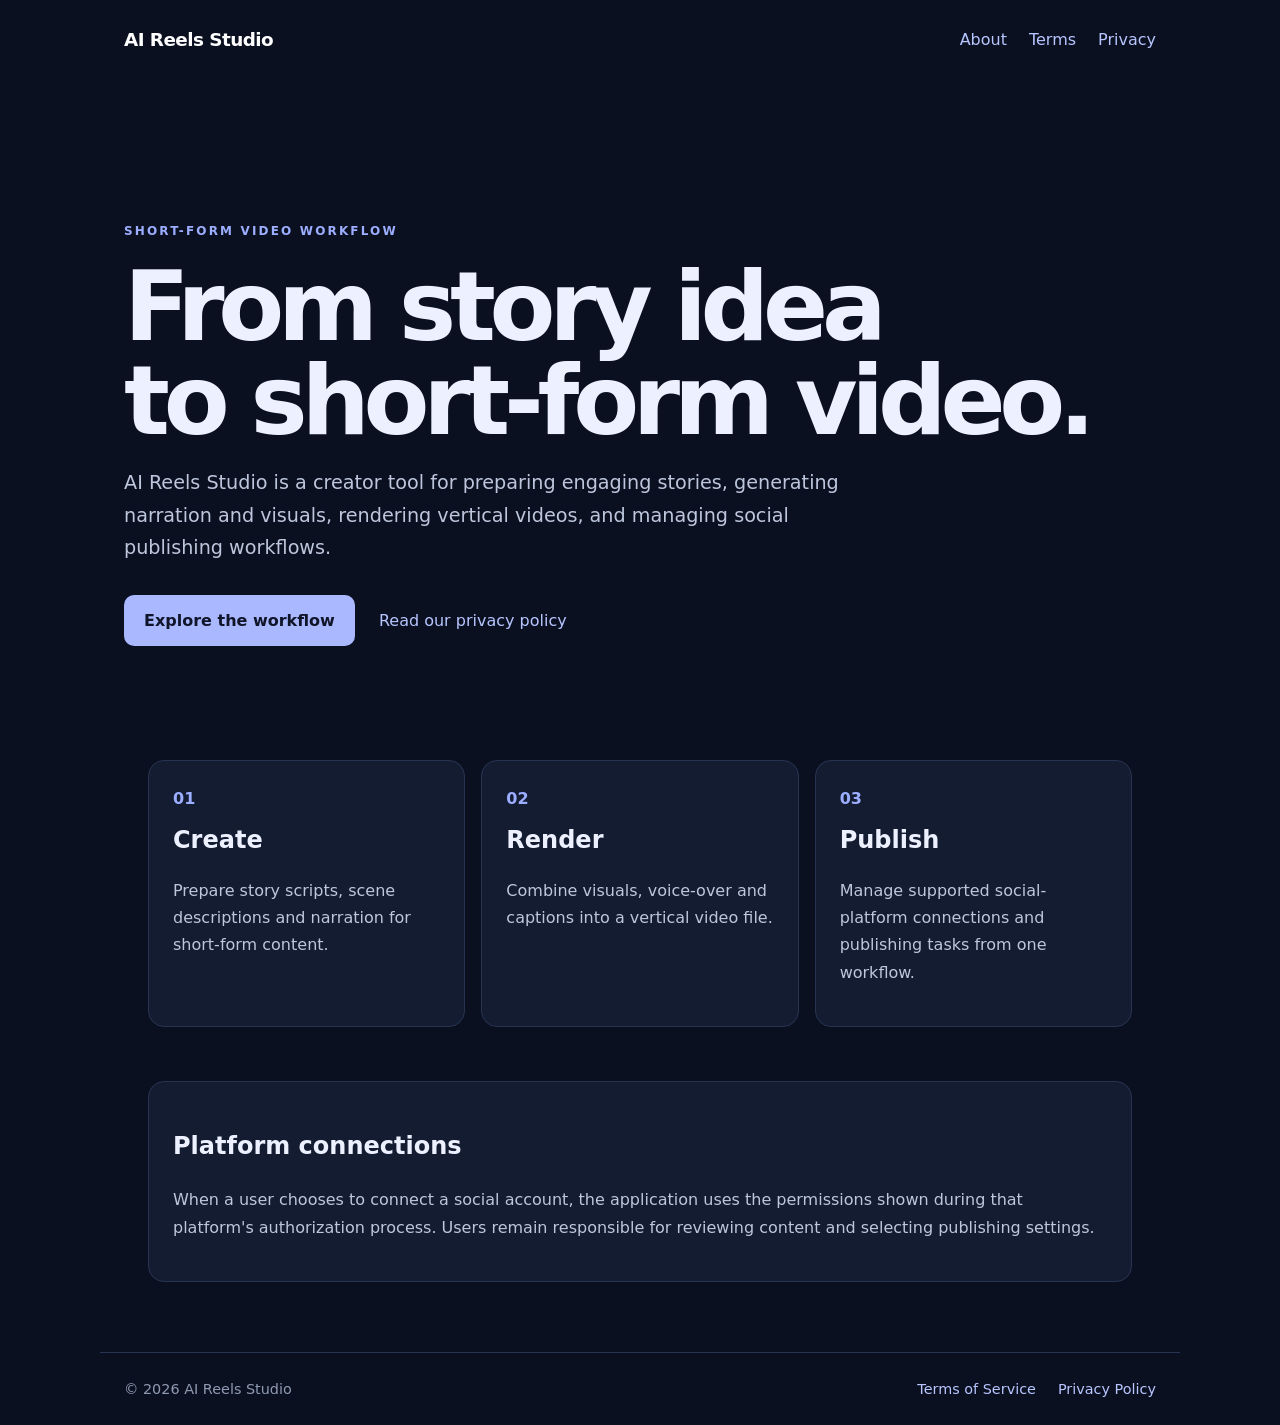
<file: index.html>
<!doctype html>
<html lang="en">
<head>
  <meta charset="utf-8"><meta name="viewport" content="width=device-width,initial-scale=1">
  <meta name="description" content="AI Reels Studio helps creators turn stories into short-form videos and manage publishing.">
  <title>AI Reels Studio — Create. Render. Publish.</title><link rel="stylesheet" href="assets/style.css">
</head>
<body>
<header class="site-header"><a class="brand" href="index.html">AI Reels Studio</a><nav><a href="about.html">About</a><a href="terms.html">Terms</a><a href="privacy.html">Privacy</a></nav></header>
<main>
<section class="hero"><p class="eyebrow">SHORT-FORM VIDEO WORKFLOW</p><h1>From story idea<br>to short-form video.</h1>
<p class="lead">AI Reels Studio is a creator tool for preparing engaging stories, generating narration and visuals, rendering vertical videos, and managing social publishing workflows.</p>
<div class="actions"><a class="button" href="about.html">Explore the workflow</a><a class="text-link" href="privacy.html">Read our privacy policy</a></div></section>
<section class="features"><article><span>01</span><h2>Create</h2><p>Prepare story scripts, scene descriptions and narration for short-form content.</p></article><article><span>02</span><h2>Render</h2><p>Combine visuals, voice-over and captions into a vertical video file.</p></article><article><span>03</span><h2>Publish</h2><p>Manage supported social-platform connections and publishing tasks from one workflow.</p></article></section>
<section class="notice"><h2>Platform connections</h2><p>When a user chooses to connect a social account, the application uses the permissions shown during that platform's authorization process. Users remain responsible for reviewing content and selecting publishing settings.</p></section>
</main>
<footer><span>© <span id="year"></span> AI Reels Studio</span><div><a href="terms.html">Terms of Service</a><a href="privacy.html">Privacy Policy</a></div></footer>
<script>document.getElementById('year').textContent=new Date().getFullYear();</script>
</body></html>
</file>
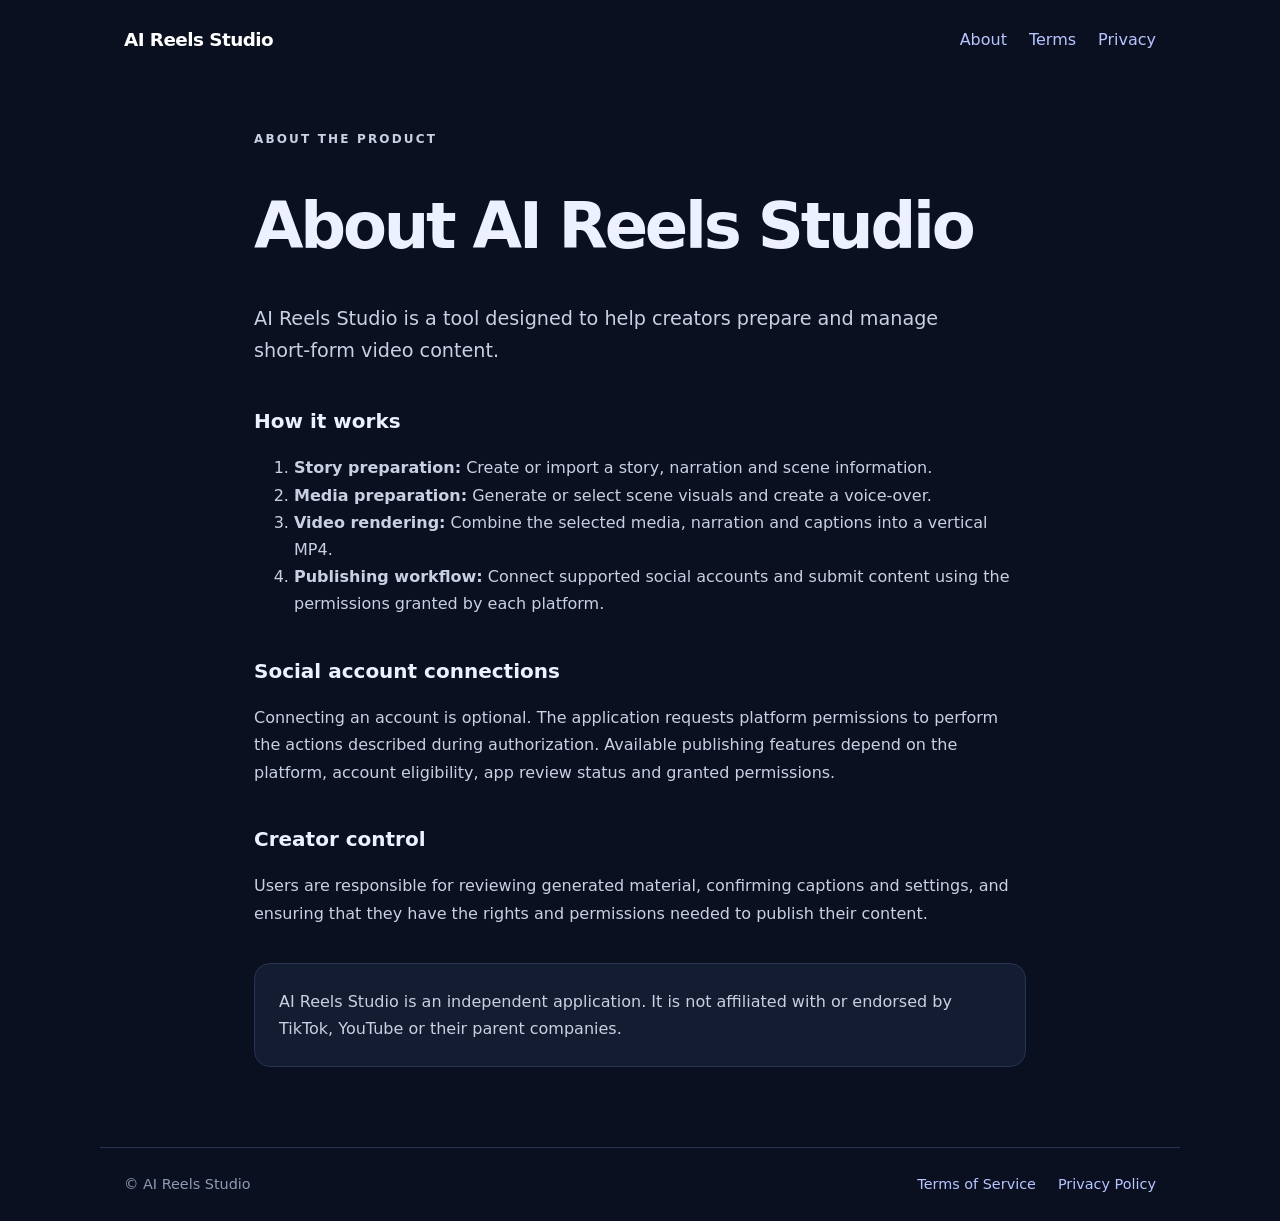
<file: about.html>
<!doctype html>
<html lang="en"><head><meta charset="utf-8"><meta name="viewport" content="width=device-width,initial-scale=1"><title>About — AI Reels Studio</title><link rel="stylesheet" href="assets/style.css"></head>
<body><header class="site-header"><a class="brand" href="index.html">AI Reels Studio</a><nav><a href="about.html">About</a><a href="terms.html">Terms</a><a href="privacy.html">Privacy</a></nav></header>
<main class="document"><p class="eyebrow">ABOUT THE PRODUCT</p><h1>About AI Reels Studio</h1><p class="lead">AI Reels Studio is a tool designed to help creators prepare and manage short-form video content.</p>
<h2>How it works</h2><ol><li><strong>Story preparation:</strong> Create or import a story, narration and scene information.</li><li><strong>Media preparation:</strong> Generate or select scene visuals and create a voice-over.</li><li><strong>Video rendering:</strong> Combine the selected media, narration and captions into a vertical MP4.</li><li><strong>Publishing workflow:</strong> Connect supported social accounts and submit content using the permissions granted by each platform.</li></ol>
<h2>Social account connections</h2><p>Connecting an account is optional. The application requests platform permissions to perform the actions described during authorization. Available publishing features depend on the platform, account eligibility, app review status and granted permissions.</p>
<h2>Creator control</h2><p>Users are responsible for reviewing generated material, confirming captions and settings, and ensuring that they have the rights and permissions needed to publish their content.</p>
<p class="callout">AI Reels Studio is an independent application. It is not affiliated with or endorsed by TikTok, YouTube or their parent companies.</p></main>
<footer><span>© AI Reels Studio</span><div><a href="terms.html">Terms of Service</a><a href="privacy.html">Privacy Policy</a></div></footer></body></html>
</file>
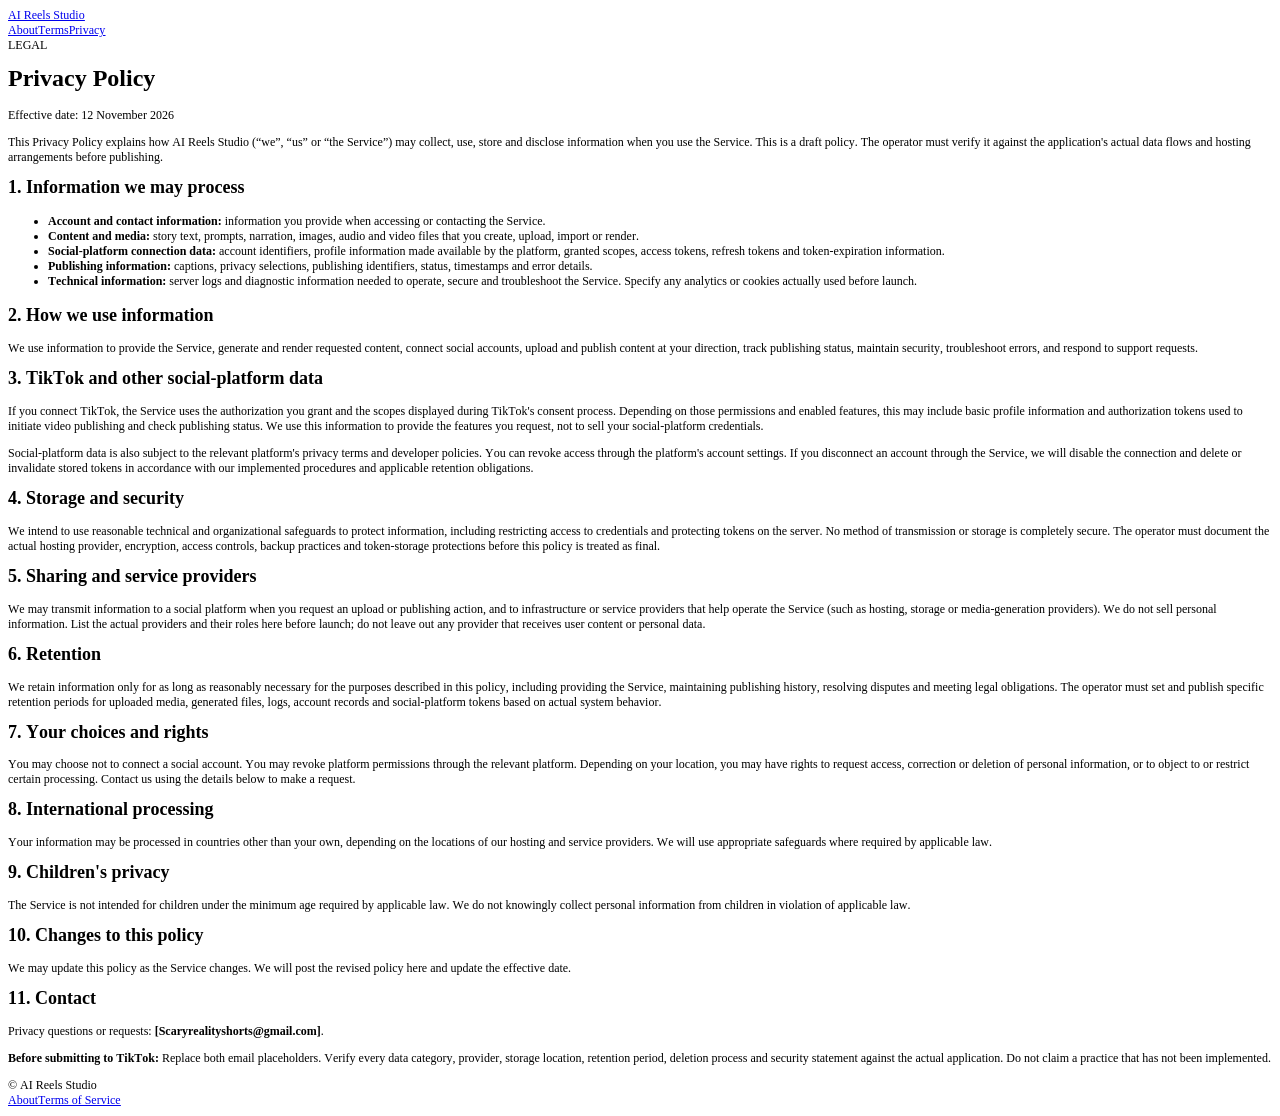
<file: privacy.html>
<!DOCTYPE html PUBLIC "-//W3C//DTD HTML 4.01//EN" "http://www.w3.org/TR/html4/strict.dtd">
<html>
<head>
  <meta http-equiv="Content-Type" content="text/html; charset=utf-8">
  <meta http-equiv="Content-Style-Type" content="text/css">
  <title></title>
  <meta name="Generator" content="Cocoa HTML Writer">
  <meta name="CocoaVersion" content="2299.77">
  <style type="text/css">
    p.p1 {margin: 0.0px 0.0px 0.0px 0.0px; font: 12.0px Times; color: #0000e9; -webkit-text-stroke: #0000e9}
    p.p2 {margin: 0.0px 0.0px 12.0px 0.0px; font: 12.0px Times; -webkit-text-stroke: #000000}
    p.p5 {margin: 0.0px 0.0px 0.0px 0.0px; font: 12.0px Times; -webkit-text-stroke: #000000}
    li.li5 {margin: 0.0px 0.0px 0.0px 0.0px; font: 12.0px Times; -webkit-text-stroke: #000000}
    span.s1 {text-decoration: underline ; font-kerning: none}
    span.s2 {font-kerning: none}
    span.s3 {-webkit-text-stroke: 0px #000000}
    ul.ul1 {list-style-type: disc}
  </style>
</head>
<body>
<p class="p1"><span class="s1"><a href="file:///Users/tauseef/Documents/GitHub/ai-reels-studio-site/index.html">AI Reels Studio</a></span></p>
<p class="p1"><span class="s1"><a href="file:///Users/tauseef/Documents/GitHub/ai-reels-studio-site/about.html">About</a><a href="file:///Users/tauseef/Documents/GitHub/ai-reels-studio-site/terms.html">Terms</a><a href="file:///Users/tauseef/Documents/GitHub/ai-reels-studio-site/privacy.html">Privacy</a></span></p>
<p class="p2"><span class="s2">LEGAL</span></p>
<h1 style="margin: 0.0px 0.0px 16.1px 0.0px; font: 24.0px Times; -webkit-text-stroke: #000000"><span class="s2"><b>Privacy Policy</b></span></h1>
<p class="p2"><span class="s2">Effective date: 12 November 2026</span></p>
<p class="p2"><span class="s2">This Privacy Policy explains how AI Reels Studio (“we”, “us” or “the Service”) may collect, use, store and disclose information when you use the Service. This is a draft policy. The operator must verify it against the application's actual data flows and hosting arrangements before publishing.</span></p>
<h2 style="margin: 0.0px 0.0px 14.9px 0.0px; font: 18.0px Times; -webkit-text-stroke: #000000"><span class="s2"><b>1. Information we may process</b></span></h2>
<ul class="ul1">
  <li class="li5"><span class="s3"><b></b></span><span class="s2"><b>Account and contact information:</b> information you provide when accessing or contacting the Service.</span></li>
  <li class="li5"><span class="s3"><b></b></span><span class="s2"><b>Content and media:</b> story text, prompts, narration, images, audio and video files that you create, upload, import or render.</span></li>
  <li class="li5"><span class="s3"><b></b></span><span class="s2"><b>Social-platform connection data:</b> account identifiers, profile information made available by the platform, granted scopes, access tokens, refresh tokens and token-expiration information.</span></li>
  <li class="li5"><span class="s3"><b></b></span><span class="s2"><b>Publishing information:</b> captions, privacy selections, publishing identifiers, status, timestamps and error details.</span></li>
  <li class="li5"><span class="s3"><b></b></span><span class="s2"><b>Technical information:</b> server logs and diagnostic information needed to operate, secure and troubleshoot the Service. Specify any analytics or cookies actually used before launch.</span></li>
</ul>
<h2 style="margin: 0.0px 0.0px 14.9px 0.0px; font: 18.0px Times; -webkit-text-stroke: #000000"><span class="s2"><b>2. How we use information</b></span></h2>
<p class="p2"><span class="s2">We use information to provide the Service, generate and render requested content, connect social accounts, upload and publish content at your direction, track publishing status, maintain security, troubleshoot errors, and respond to support requests.</span></p>
<h2 style="margin: 0.0px 0.0px 14.9px 0.0px; font: 18.0px Times; -webkit-text-stroke: #000000"><span class="s2"><b>3. TikTok and other social-platform data</b></span></h2>
<p class="p2"><span class="s2">If you connect TikTok, the Service uses the authorization you grant and the scopes displayed during TikTok's consent process. Depending on those permissions and enabled features, this may include basic profile information and authorization tokens used to initiate video publishing and check publishing status. We use this information to provide the features you request, not to sell your social-platform credentials.</span></p>
<p class="p2"><span class="s2">Social-platform data is also subject to the relevant platform's privacy terms and developer policies. You can revoke access through the platform's account settings. If you disconnect an account through the Service, we will disable the connection and delete or invalidate stored tokens in accordance with our implemented procedures and applicable retention obligations.</span></p>
<h2 style="margin: 0.0px 0.0px 14.9px 0.0px; font: 18.0px Times; -webkit-text-stroke: #000000"><span class="s2"><b>4. Storage and security</b></span></h2>
<p class="p2"><span class="s2">We intend to use reasonable technical and organizational safeguards to protect information, including restricting access to credentials and protecting tokens on the server. No method of transmission or storage is completely secure. The operator must document the actual hosting provider, encryption, access controls, backup practices and token-storage protections before this policy is treated as final.</span></p>
<h2 style="margin: 0.0px 0.0px 14.9px 0.0px; font: 18.0px Times; -webkit-text-stroke: #000000"><span class="s2"><b>5. Sharing and service providers</b></span></h2>
<p class="p2"><span class="s2">We may transmit information to a social platform when you request an upload or publishing action, and to infrastructure or service providers that help operate the Service (such as hosting, storage or media-generation providers). We do not sell personal information. List the actual providers and their roles here before launch; do not leave out any provider that receives user content or personal data.</span></p>
<h2 style="margin: 0.0px 0.0px 14.9px 0.0px; font: 18.0px Times; -webkit-text-stroke: #000000"><span class="s2"><b>6. Retention</b></span></h2>
<p class="p2"><span class="s2">We retain information only for as long as reasonably necessary for the purposes described in this policy, including providing the Service, maintaining publishing history, resolving disputes and meeting legal obligations. The operator must set and publish specific retention periods for uploaded media, generated files, logs, account records and social-platform tokens based on actual system behavior.</span></p>
<h2 style="margin: 0.0px 0.0px 14.9px 0.0px; font: 18.0px Times; -webkit-text-stroke: #000000"><span class="s2"><b>7. Your choices and rights</b></span></h2>
<p class="p2"><span class="s2">You may choose not to connect a social account. You may revoke platform permissions through the relevant platform. Depending on your location, you may have rights to request access, correction or deletion of personal information, or to object to or restrict certain processing. Contact us using the details below to make a request.</span></p>
<h2 style="margin: 0.0px 0.0px 14.9px 0.0px; font: 18.0px Times; -webkit-text-stroke: #000000"><span class="s2"><b>8. International processing</b></span></h2>
<p class="p2"><span class="s2">Your information may be processed in countries other than your own, depending on the locations of our hosting and service providers. We will use appropriate safeguards where required by applicable law.</span></p>
<h2 style="margin: 0.0px 0.0px 14.9px 0.0px; font: 18.0px Times; -webkit-text-stroke: #000000"><span class="s2"><b>9. Children's privacy</b></span></h2>
<p class="p2"><span class="s2">The Service is not intended for children under the minimum age required by applicable law. We do not knowingly collect personal information from children in violation of applicable law.</span></p>
<h2 style="margin: 0.0px 0.0px 14.9px 0.0px; font: 18.0px Times; -webkit-text-stroke: #000000"><span class="s2"><b>10. Changes to this policy</b></span></h2>
<p class="p2"><span class="s2">We may update this policy as the Service changes. We will post the revised policy here and update the effective date.</span></p>
<h2 style="margin: 0.0px 0.0px 14.9px 0.0px; font: 18.0px Times; -webkit-text-stroke: #000000"><span class="s2"><b>11. Contact</b></span></h2>
<p class="p2"><span class="s2">Privacy questions or requests: <b>[Scaryrealityshorts@gmail.com]</b>.</span></p>
<p class="p2"><span class="s2"><b>Before submitting to TikTok:</b> Replace both email placeholders. Verify every data category, provider, storage location, retention period, deletion process and security statement against the actual application. Do not claim a practice that has not been implemented.</span></p>
<p class="p5"><span class="s2">© AI Reels Studio</span></p>
<p class="p1"><span class="s1"><a href="file:///Users/tauseef/Documents/GitHub/ai-reels-studio-site/about.html">About</a><a href="file:///Users/tauseef/Documents/GitHub/ai-reels-studio-site/terms.html">Terms of Service</a></span></p>
</body>
</html>
</file>
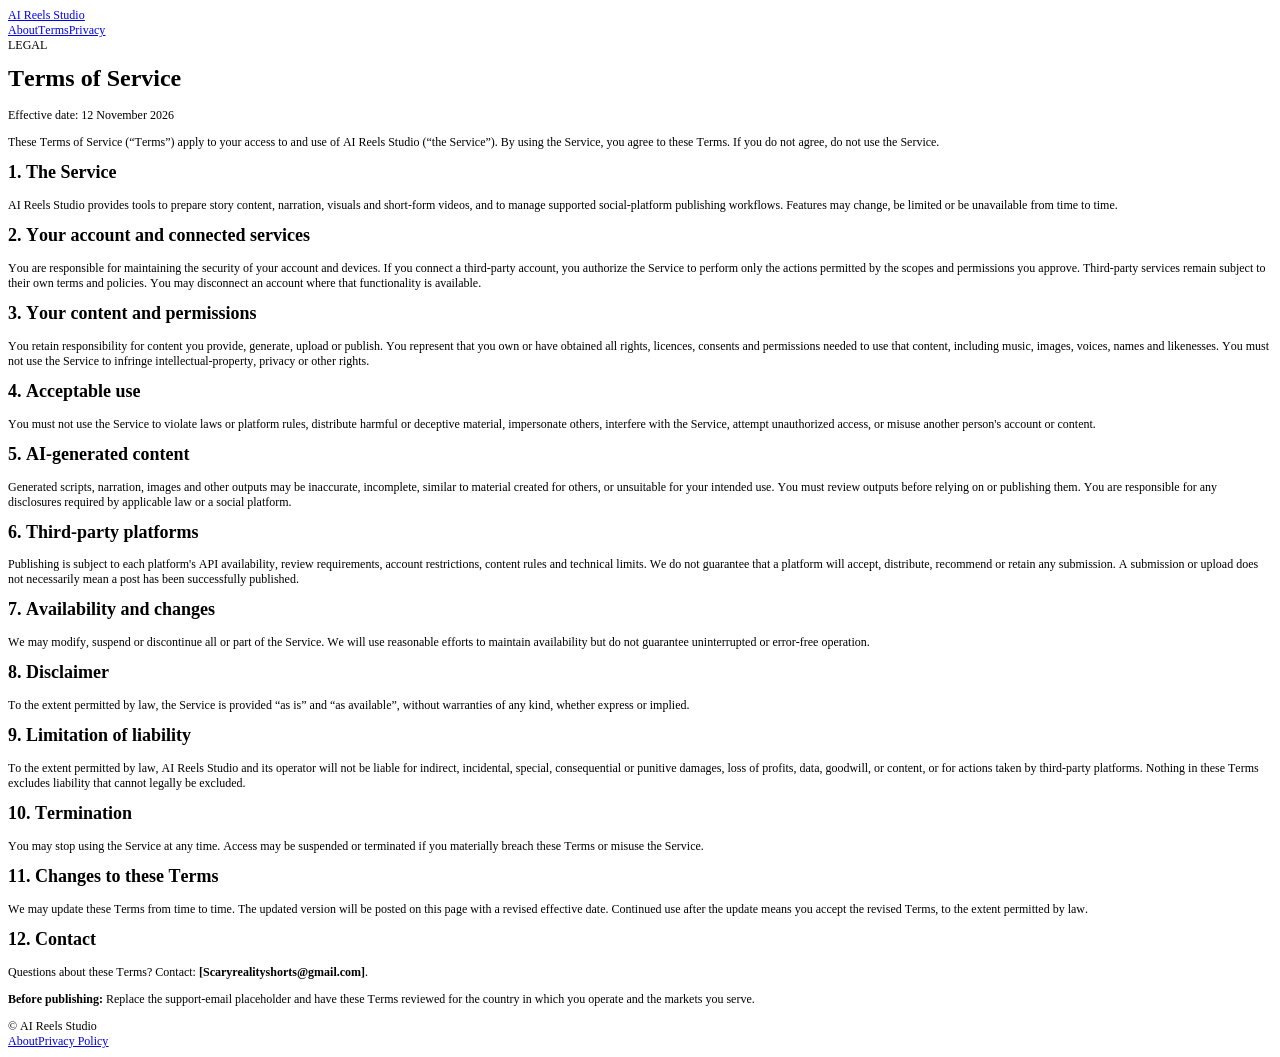
<file: terms.html>
<!DOCTYPE html PUBLIC "-//W3C//DTD HTML 4.01//EN" "http://www.w3.org/TR/html4/strict.dtd">
<html>
<head>
  <meta http-equiv="Content-Type" content="text/html; charset=utf-8">
  <meta http-equiv="Content-Style-Type" content="text/css">
  <title></title>
  <meta name="Generator" content="Cocoa HTML Writer">
  <meta name="CocoaVersion" content="2299.77">
  <style type="text/css">
    p.p1 {margin: 0.0px 0.0px 0.0px 0.0px; font: 12.0px Times; color: #0000e9; -webkit-text-stroke: #0000e9}
    p.p2 {margin: 0.0px 0.0px 12.0px 0.0px; font: 12.0px Times; -webkit-text-stroke: #000000}
    p.p5 {margin: 0.0px 0.0px 0.0px 0.0px; font: 12.0px Times; -webkit-text-stroke: #000000}
    span.s1 {text-decoration: underline ; font-kerning: none}
    span.s2 {font-kerning: none}
  </style>
</head>
<body>
<p class="p1"><span class="s1"><a href="file:///Users/tauseef/Documents/GitHub/ai-reels-studio-site/index.html">AI Reels Studio</a></span></p>
<p class="p1"><span class="s1"><a href="file:///Users/tauseef/Documents/GitHub/ai-reels-studio-site/about.html">About</a><a href="file:///Users/tauseef/Documents/GitHub/ai-reels-studio-site/terms.html">Terms</a><a href="file:///Users/tauseef/Documents/GitHub/ai-reels-studio-site/privacy.html">Privacy</a></span></p>
<p class="p2"><span class="s2">LEGAL</span></p>
<h1 style="margin: 0.0px 0.0px 16.1px 0.0px; font: 24.0px Times; -webkit-text-stroke: #000000"><span class="s2"><b>Terms of Service</b></span></h1>
<p class="p2"><span class="s2">Effective date: 12 November 2026</span></p>
<p class="p2"><span class="s2">These Terms of Service (“Terms”) apply to your access to and use of AI Reels Studio (“the Service”). By using the Service, you agree to these Terms. If you do not agree, do not use the Service.</span></p>
<h2 style="margin: 0.0px 0.0px 14.9px 0.0px; font: 18.0px Times; -webkit-text-stroke: #000000"><span class="s2"><b>1. The Service</b></span></h2>
<p class="p2"><span class="s2">AI Reels Studio provides tools to prepare story content, narration, visuals and short-form videos, and to manage supported social-platform publishing workflows. Features may change, be limited or be unavailable from time to time.</span></p>
<h2 style="margin: 0.0px 0.0px 14.9px 0.0px; font: 18.0px Times; -webkit-text-stroke: #000000"><span class="s2"><b>2. Your account and connected services</b></span></h2>
<p class="p2"><span class="s2">You are responsible for maintaining the security of your account and devices. If you connect a third-party account, you authorize the Service to perform only the actions permitted by the scopes and permissions you approve. Third-party services remain subject to their own terms and policies. You may disconnect an account where that functionality is available.</span></p>
<h2 style="margin: 0.0px 0.0px 14.9px 0.0px; font: 18.0px Times; -webkit-text-stroke: #000000"><span class="s2"><b>3. Your content and permissions</b></span></h2>
<p class="p2"><span class="s2">You retain responsibility for content you provide, generate, upload or publish. You represent that you own or have obtained all rights, licences, consents and permissions needed to use that content, including music, images, voices, names and likenesses. You must not use the Service to infringe intellectual-property, privacy or other rights.</span></p>
<h2 style="margin: 0.0px 0.0px 14.9px 0.0px; font: 18.0px Times; -webkit-text-stroke: #000000"><span class="s2"><b>4. Acceptable use</b></span></h2>
<p class="p2"><span class="s2">You must not use the Service to violate laws or platform rules, distribute harmful or deceptive material, impersonate others, interfere with the Service, attempt unauthorized access, or misuse another person's account or content.</span></p>
<h2 style="margin: 0.0px 0.0px 14.9px 0.0px; font: 18.0px Times; -webkit-text-stroke: #000000"><span class="s2"><b>5. AI-generated content</b></span></h2>
<p class="p2"><span class="s2">Generated scripts, narration, images and other outputs may be inaccurate, incomplete, similar to material created for others, or unsuitable for your intended use. You must review outputs before relying on or publishing them. You are responsible for any disclosures required by applicable law or a social platform.</span></p>
<h2 style="margin: 0.0px 0.0px 14.9px 0.0px; font: 18.0px Times; -webkit-text-stroke: #000000"><span class="s2"><b>6. Third-party platforms</b></span></h2>
<p class="p2"><span class="s2">Publishing is subject to each platform's API availability, review requirements, account restrictions, content rules and technical limits. We do not guarantee that a platform will accept, distribute, recommend or retain any submission. A submission or upload does not necessarily mean a post has been successfully published.</span></p>
<h2 style="margin: 0.0px 0.0px 14.9px 0.0px; font: 18.0px Times; -webkit-text-stroke: #000000"><span class="s2"><b>7. Availability and changes</b></span></h2>
<p class="p2"><span class="s2">We may modify, suspend or discontinue all or part of the Service. We will use reasonable efforts to maintain availability but do not guarantee uninterrupted or error-free operation.</span></p>
<h2 style="margin: 0.0px 0.0px 14.9px 0.0px; font: 18.0px Times; -webkit-text-stroke: #000000"><span class="s2"><b>8. Disclaimer</b></span></h2>
<p class="p2"><span class="s2">To the extent permitted by law, the Service is provided “as is” and “as available”, without warranties of any kind, whether express or implied.</span></p>
<h2 style="margin: 0.0px 0.0px 14.9px 0.0px; font: 18.0px Times; -webkit-text-stroke: #000000"><span class="s2"><b>9. Limitation of liability</b></span></h2>
<p class="p2"><span class="s2">To the extent permitted by law, AI Reels Studio and its operator will not be liable for indirect, incidental, special, consequential or punitive damages, loss of profits, data, goodwill, or content, or for actions taken by third-party platforms. Nothing in these Terms excludes liability that cannot legally be excluded.</span></p>
<h2 style="margin: 0.0px 0.0px 14.9px 0.0px; font: 18.0px Times; -webkit-text-stroke: #000000"><span class="s2"><b>10. Termination</b></span></h2>
<p class="p2"><span class="s2">You may stop using the Service at any time. Access may be suspended or terminated if you materially breach these Terms or misuse the Service.</span></p>
<h2 style="margin: 0.0px 0.0px 14.9px 0.0px; font: 18.0px Times; -webkit-text-stroke: #000000"><span class="s2"><b>11. Changes to these Terms</b></span></h2>
<p class="p2"><span class="s2">We may update these Terms from time to time. The updated version will be posted on this page with a revised effective date. Continued use after the update means you accept the revised Terms, to the extent permitted by law.</span></p>
<h2 style="margin: 0.0px 0.0px 14.9px 0.0px; font: 18.0px Times; -webkit-text-stroke: #000000"><span class="s2"><b>12. Contact</b></span></h2>
<p class="p2"><span class="s2">Questions about these Terms? Contact: <b>[Scaryrealityshorts@gmail.com]</b>.</span></p>
<p class="p2"><span class="s2"><b>Before publishing:</b> Replace the support-email placeholder and have these Terms reviewed for the country in which you operate and the markets you serve.</span></p>
<p class="p5"><span class="s2">© AI Reels Studio</span></p>
<p class="p1"><span class="s1"><a href="file:///Users/tauseef/Documents/GitHub/ai-reels-studio-site/about.html">About</a><a href="file:///Users/tauseef/Documents/GitHub/ai-reels-studio-site/privacy.html">Privacy Policy</a></span></p>
</body>
</html>
</file>
<file: assets/style.css>
*{box-sizing:border-box}html{color-scheme:dark}body{margin:0;background:#0b1020;color:#edf1ff;font:16px/1.7 Inter,ui-sans-serif,system-ui,-apple-system,BlinkMacSystemFont,"Segoe UI",sans-serif}.site-header,footer{max-width:1080px;margin:auto;padding:24px;display:flex;align-items:center;justify-content:space-between;gap:24px}.brand{font-weight:800;color:#fff;text-decoration:none;letter-spacing:-.03em;font-size:1.15rem}nav,footer div{display:flex;gap:22px;flex-wrap:wrap}a{color:#b7c5ff;text-decoration:none}a:hover{text-decoration:underline}.hero{max-width:1080px;margin:70px auto 54px;padding:60px 24px}.eyebrow{color:#9caeff;font-size:.75rem;font-weight:800;letter-spacing:.18em;text-transform:uppercase}.hero h1{font-size:clamp(3rem,8vw,6rem);line-height:.98;letter-spacing:-.065em;margin:18px 0}.lead{font-size:1.2rem;color:#bdc6dc;max-width:720px}.actions{display:flex;align-items:center;gap:24px;flex-wrap:wrap;margin-top:30px}.button{background:#a9b8ff;color:#10152a;padding:12px 20px;border-radius:10px;font-weight:750}.features{max-width:1032px;margin:0 auto 54px;padding:0 24px;display:grid;grid-template-columns:repeat(3,1fr);gap:16px}.features article,.notice,.callout{background:#141c32;border:1px solid #273451;border-radius:16px;padding:24px}.features span{color:#9caeff;font-weight:800}.features h2{margin:8px 0}.features p,.notice p{color:#bdc6dc}.notice{max-width:984px;margin:0 auto 70px}.document{max-width:820px;margin:50px auto 80px;padding:0 24px}.document h1{font-size:clamp(2.6rem,6vw,4rem);line-height:1.05;letter-spacing:-.05em}.document h2{margin-top:36px;font-size:1.25rem}.document p,.document li{color:#c8d0e2}.muted{color:#8f9ab2!important;font-size:.9rem}.callout{margin-top:36px;color:#dce3f8}footer{border-top:1px solid #273451;color:#8f9ab2;font-size:.9rem}@media(max-width:700px){.site-header,footer{align-items:flex-start;flex-direction:column}.features{grid-template-columns:1fr}.hero{margin-top:25px;padding-top:40px}.document{margin-top:28px}}
</file>
